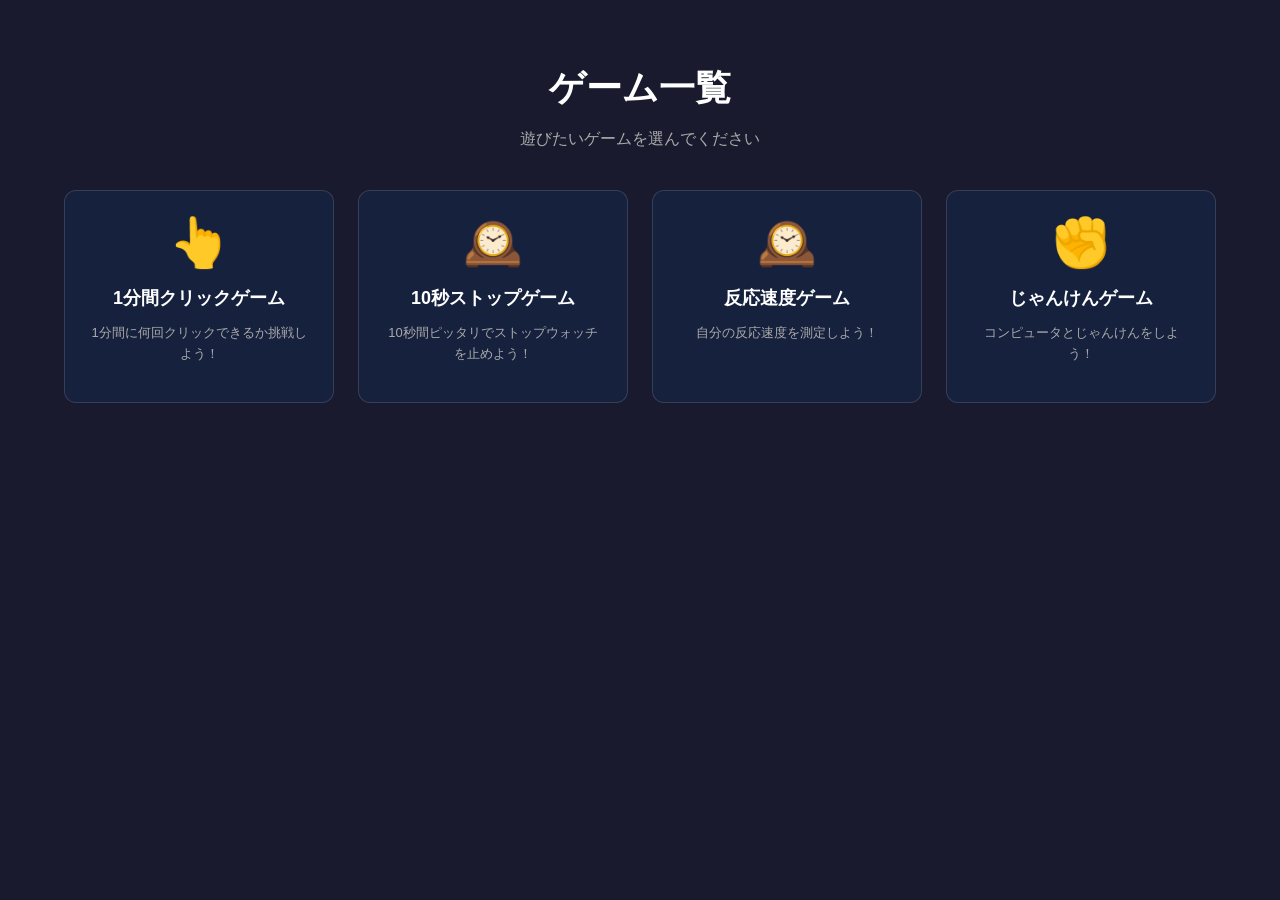
<file: index.html>
<!DOCTYPE html>
<html lang="ja">
<head>
  <meta charset="UTF-8">
  <title>ゲーム一覧</title>
  <link rel="stylesheet" href="style.css">
</head>
<body>

  <header>
    <h1>ゲーム一覧</h1>
    <p>遊びたいゲームを選んでください</p>
  </header>

  <main>
    <div class="game-list">

      <!-- クリックゲーム -->
      <a href="games/click/index.html" class="game-card">
        <div class="game-icon">👆</div>
        <h2>1分間クリックゲーム</h2>
        <p>1分間に何回クリックできるか挑戦しよう！</p>
      </a>

      <!-- 今後追加するゲームはここに追加 -->
      <a href="games/stop/index.html" class="game-card">
        <div class="game-icon">🕰️</div>
        <h2>10秒ストップゲーム</h2>
        <p>10秒間ピッタリでストップウォッチを止めよう！</p>
      </a>

      <a href="games/reaction/index.html" class="game-card">
        <div class="game-icon">🕰️</div>
        <h2>反応速度ゲーム</h2>
        <p>自分の反応速度を測定しよう！</p>
      </a>

      <a href="games/janken/index.html" class="game-card">
        <div class="game-icon">✊</div>
        <h2>じゃんけんゲーム</h2>
        <p>コンピュータとじゃんけんをしよう！</p>
      </a>

    </div>
  </main>

</body>
</html>
</file>
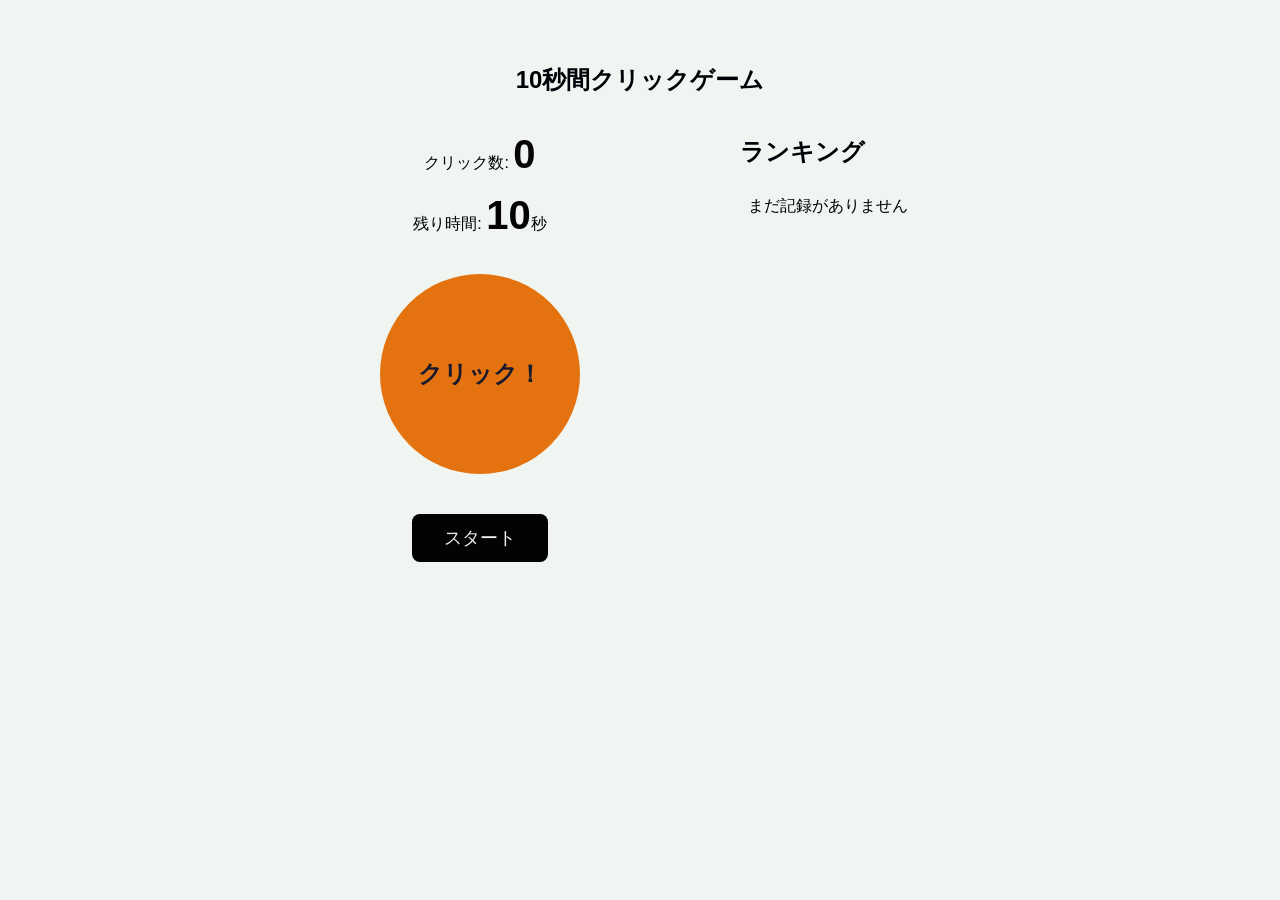
<file: games/click/index.html>
<!DOCTYPE html>
<html lang="ja">
<head>
  <meta charset="UTF-8">
  <title>クリックゲーム</title>
  <link rel="stylesheet" href="style.css">
</head>
<body>

  <h1>10秒間クリックゲーム</h1>
  <div id="wrapper">

  <!-- スコアとタイマーの表示 -->
    <div id="game-area">
        <p>クリック数: <span id="count">0</span></p>
        <p>残り時間: <span id="timer">10</span>秒</p>
        <!-- クリックボタン -->
        <button id="click-btn">クリック！</button>
    

        <!-- ゲームスタートボタン -->
        <button id="start-btn">スタート</button>
    </div>

  <!-- ランキング表示エリア -->
    <div id="ranking-area">
        <h2>ランキング</h2>
        <ol id="ranking"></ol>
    </div>
  </div>
 <script src="script.js"></script>
</body>
</html>
</file>
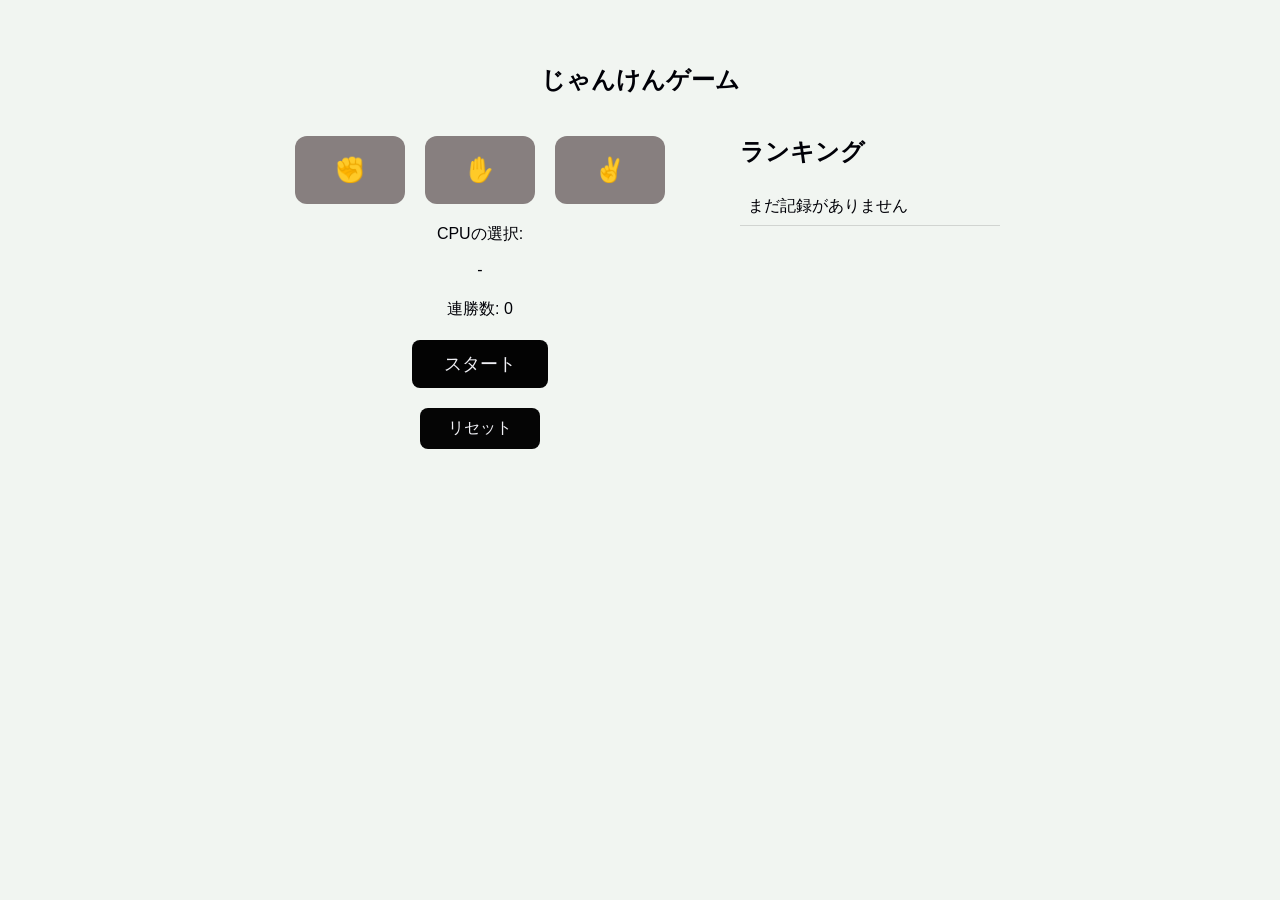
<file: games/janken/index.html>
<!DOCTYPE html>
<html lang="ja">
<head>
  <meta charset="UTF-8">
  <title>じゃんけんゲーム</title>
  <link rel="stylesheet" href="style.css">
</head>
<body>

  <h1>じゃんけんゲーム</h1>

  <div id="wrapper">

    <div id="game-area">

      <!-- グー・チョキ・パー（自分） -->
      <div id="choices">
        <button class="choice" data-choice="rock">✊</button>
        <button class="choice" data-choice="paper">✋</button>
        <button class="choice" data-choice="scissors">✌️</button>
      </div>

      <!-- CPUの選択表示 -->
      <div id="computer-area">
        <p>CPUの選択:</p>
        <p id="computer-choice">-</p>
      </div>

      <!-- 勝敗表示 -->
      <p id="result"></p>

      <!-- 連勝数表示 -->
      <p id="win-streak">連勝数: 0</p>

      <!-- スタート・リセットボタン -->
      <button id="start-btn">スタート</button>
      <button id="reset-btn">リセット</button>

    </div>

    <!-- ランキング表示エリア -->
    <div id="ranking-area">
      <h2>ランキング</h2>
      <ol id="ranking"></ol>
    </div>

  </div>

  <script src="script.js"></script>
</body>
</html>
</file>
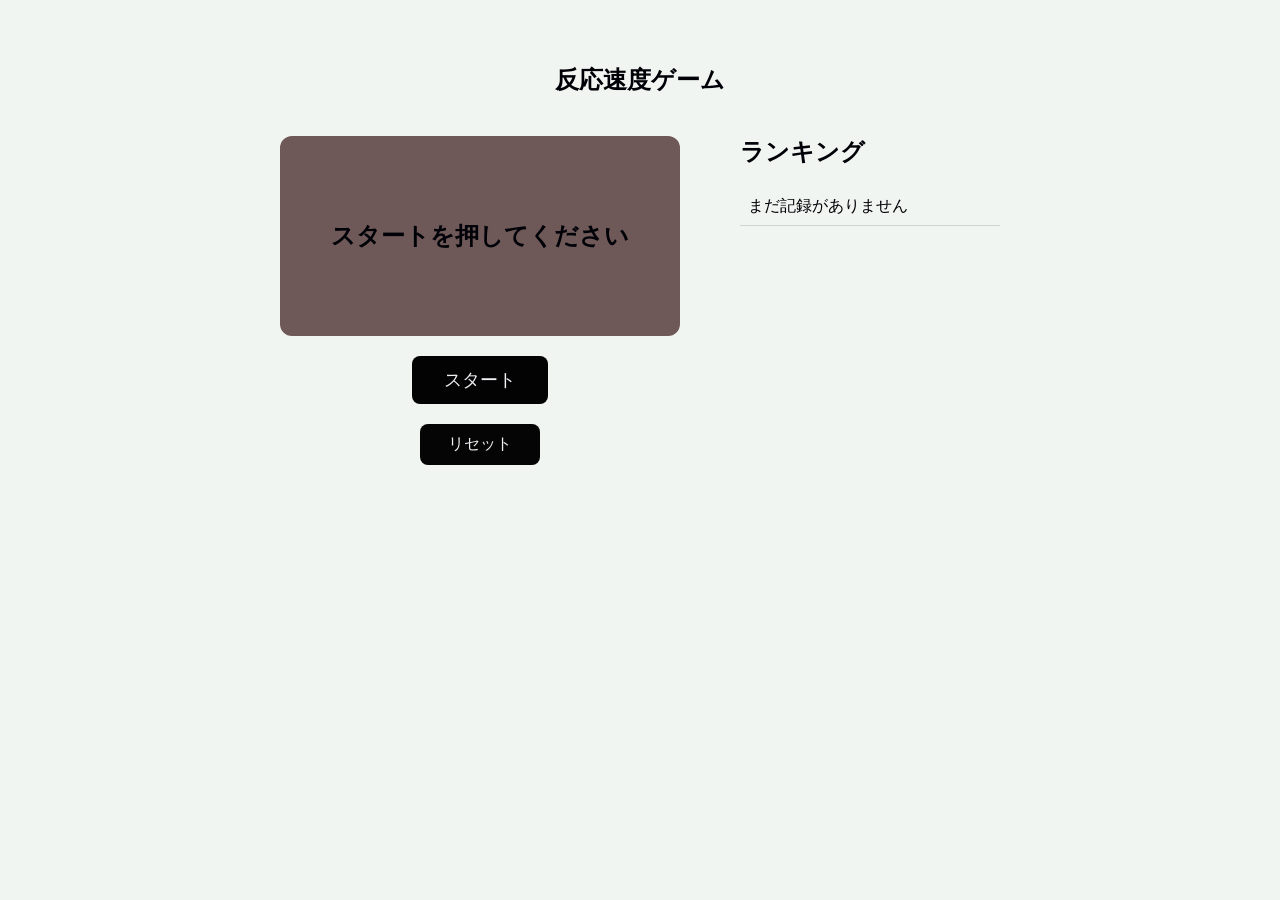
<file: games/reaction/index.html>
<!DOCTYPE html>
<html lang="ja">
<head>
  <meta charset="UTF-8">
  <title>反応速度ゲーム</title>
  <link rel="stylesheet" href="style.css">
</head>
<body>

  <h1>反応速度ゲーム</h1>

  <div id="wrapper">

    <div id="game-area">

      <!-- クリックエリア（赤→緑に変わる） -->
      <div id="click-area">
        <p id="message">スタートを押してください</p>
      </div>

      <!-- 結果表示 -->
      <p id="result"></p>

      <!-- スタート・リセットボタン -->
      <button id="start-btn">スタート</button>
      <button id="reset-btn">リセット</button>

    </div>

    <!-- ランキング表示エリア -->
    <div id="ranking-area">
      <h2>ランキング</h2>
      <ol id="ranking"></ol>
    </div>

  </div>

  <script src="script.js"></script>
</body>
</html>
</file>
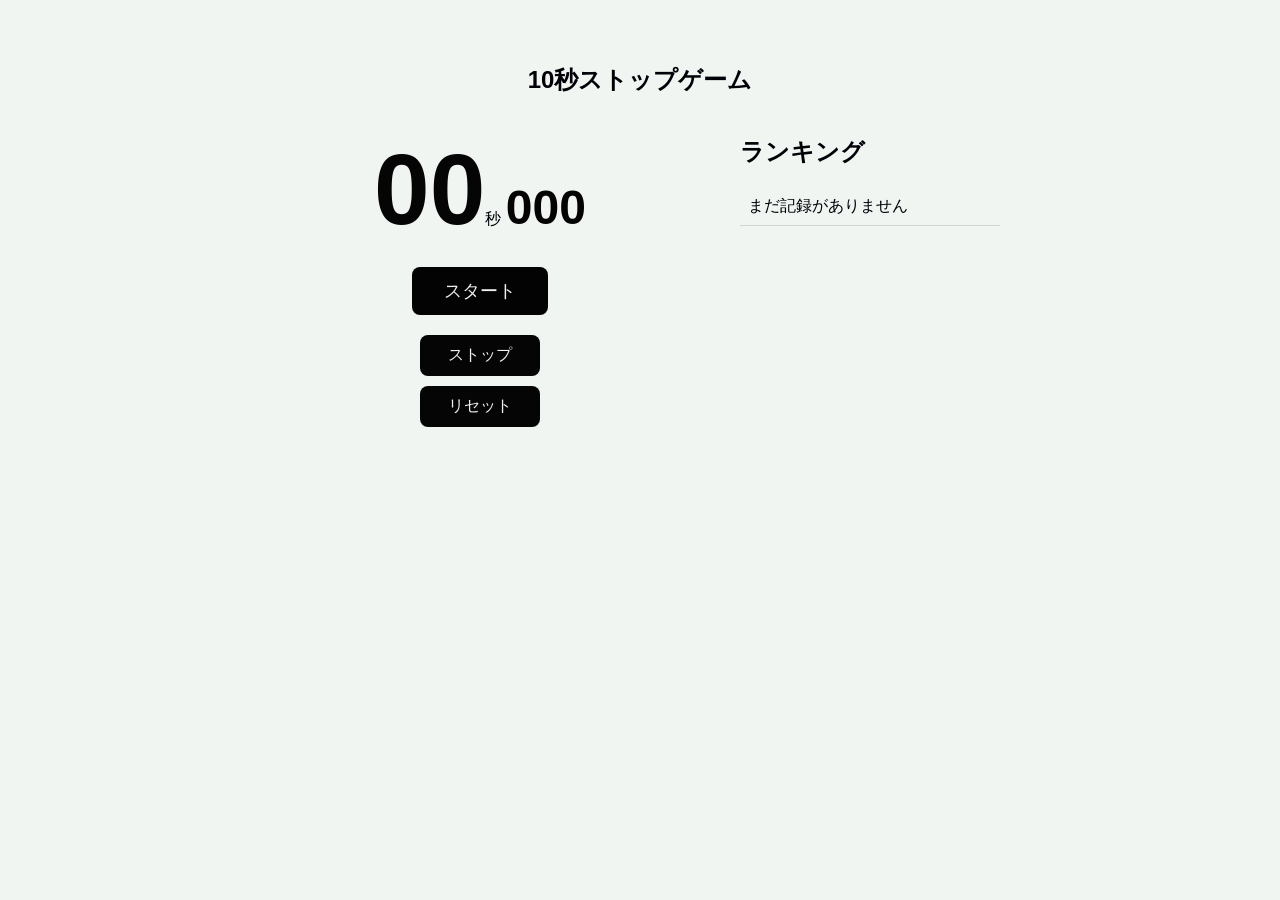
<file: games/stop/index.html>
<!DOCTYPE html>
<html lang="ja">
<head>
  <meta charset="UTF-8">
  <title>10秒ストップゲーム</title>
  <link rel="stylesheet" href="style.css">
</head>
<body>

  <h1>10秒ストップゲーム</h1>
  <div id="wrapper">

  <!-- スコアとタイマーの表示 -->
    <div id="game-area">
         <p>
            <span id="seconds" class="time">00</span>秒
            <span id="milliseconds" class="time">000</span>
        </p>

        <!-- ゲームスタート/ストップ/リセットボタン -->
        <button id="start-btn">スタート</button>
        <button id="stop-btn">ストップ</button>
        <button id="reset-btn">リセット</button>
    </div>

  <!-- ランキング表示エリア -->
    <div id="ranking-area">
        <h2>ランキング</h2>
        <ol id="ranking"></ol>
    </div>
  </div>
 <script src="script.js"></script>
</body>
</html>
</file>
<file: style.css>
body {
  font-family: sans-serif;
  text-align: center;
  background-color: #1a1a2e;
  color: #ffffff;
  padding: 40px;
  margin: 0;
}

header {
  margin-bottom: 40px;
}

header h1 {
  font-size: 36px;
  margin-bottom: 8px;
}

header p {
  color: #aaaaaa;
  font-size: 16px;
}

.game-list {
  display: flex;
  justify-content: center;
  flex-wrap: wrap;
  gap: 24px;
}

.game-card {
  display: block;
  width: 220px;
  background-color: #16213e;
  border: 1px solid #ffffff22;
  border-radius: 12px;
  padding: 24px;
  text-decoration: none;
  color: #ffffff;
  transition: transform 0.15s, border-color 0.15s;
}

.game-card:hover {
  transform: scale(1.05);
  border-color: #e8ff3c;
}

.game-icon {
  font-size: 48px;
  margin-bottom: 12px;
}

.game-card h2 {
  font-size: 18px;
  margin-bottom: 8px;
}

.game-card p {
  font-size: 13px;
  color: #aaaaaa;
  line-height: 1.6;
}
</file>
<file: games/click/style.css>
/* 全体のレイアウト */
body {
  font-family: sans-serif;
  text-align: center;
  background-color: #f1f5f1;
  color: #000007;
  padding: 40px;
}

/* タイトル */
h1 {
  font-size: 24px;
  margin-bottom: 20px;
}

/* #クリック数 {
  font-size: 40px;
  margin-bottom: 10px;
}

/* 横並びにする */
#wrapper {
  display: flex;        /* 横並びにする */
  justify-content: center; /* 中央寄せ */
  gap: 60px;            /* 左右の間隔 */
  align-items: flex-start; /* 上揃え */
}

/* 左側：ゲームエリア */
#game-area {
  flex: 1;              /* 余った幅を使う */
  max-width: 400px;
}

/* 右側：ランキングエリア */
#ranking-area {
  width: 260px;         /* 固定幅 */
  text-align: left;     /* 左揃え */
}

/* クリック数・タイマーの表示 */
#count {
  font-size: 40px;
  font-weight: bold;
  color: #050505;
}

#timer {
  font-size: 40px;
  font-weight: bold;
  color: #030303;
}

/* クリックボタン */
#click-btn {
  width: 200px;
  height: 200px;
  font-size: 24px;
  font-weight: bold;
  border-radius: 50%;
  background-color: #e4730f;
  color: #1a1a2e;
  border: none;
  cursor: pointer;
  margin: 20px;
}

#click-btn:hover {
  opacity: 0.85;
}

/* スタートボタン */
#start-btn {
  display: block;
  margin: 20px auto;
  padding: 12px 32px;
  font-size: 18px;
  background-color: #030303;
  color: #f0f0f5;
  border: none;
  border-radius: 8px;
  cursor: pointer;
}

/* ランキング */
#ranking {
  list-style: none;
  padding: 0;
  max-width: 300px;
  margin: 0 auto;
}

#ranking li {
  padding: 8px;
  border-bottom: 1px solid #ffffff33;
  font-size: 16px;
}
</file>
<file: games/janken/style.css>
/* 全体のレイアウト */
body {
  font-family: sans-serif;
  text-align: center;
  background-color: #f1f5f1;
  color: #000007;
  padding: 40px;
}

/* タイトル */
h1 {
  font-size: 24px;
  margin-bottom: 20px;
}

/* 横並びにする */
#wrapper {
  display: flex;        /* 横並びにする */
  justify-content: center; /* 中央寄せ */
  gap: 60px;            /* 左右の間隔 */
  align-items: flex-start; /* 上揃え */
}

/* 左側：ゲームエリア */
#game-area {
  flex: 1;              /* 余った幅を使う */
  max-width: 400px;
}

/* 右側：ランキングエリア */
#ranking-area {
  width: 260px;         /* 固定幅 */
  text-align: left;     /* 左揃え */
}

/* クリックエリア */
#choices {
  display: flex;
  justify-content: center;
  gap: 20px;
  margin: 20px 0;
}

.choice {
  padding: 20px 40px;
  font-size: 24px;
  background-color: #877f7f;
  color: #f0f0f5;
  border: none;
  border-radius: 12px;
  cursor: pointer;
  transition: background-color 0.2s;
} 

.win { color: #1a8a1a; }
.lose { color: #8a1a1a; }
.draw { color: #888888; }

.choice:hover {
  background-color: #ca1818;
  opacity: 0.9;
  transform: scale(1.05);
}

/* メッセージ */
#message {
  font-size: 24px;
  font-weight: bold;
}

/* 結果表示 */
#result {
  font-size: 20px;
  font-weight: bold;
  color: #050505;
}

/* スタートボタン */
#start-btn {
  display: block;
  margin: 20px auto;
  padding: 12px 32px;
  font-size: 18px;
  background-color: #030303;
  color: #f0f0f5;
  border: none;
  border-radius: 8px;
  cursor: pointer;
}

#reset-btn {
  display: block;
  margin: 10px auto;
  padding: 10px 28px;
  font-size: 16px;
  background-color: #050505;
  color: #f0f0f5;
  border: none;
  border-radius: 8px;
  cursor: pointer;
}

#start-btn:hover, #reset-btn:hover {
  opacity: 0.85;
  cursor: pointer;
}

/* ランキング */
#ranking {
  list-style: none;
  padding: 0;
  max-width: 300px;
  margin: 0 auto;
}

#ranking li {
  padding: 8px;
  border-bottom: 1px solid #00000022;
  font-size: 16px;
}
</file>
<file: games/reaction/style.css>
/* 全体のレイアウト */
body {
  font-family: sans-serif;
  text-align: center;
  background-color: #f1f5f1;
  color: #000007;
  padding: 40px;
}

/* タイトル */
h1 {
  font-size: 24px;
  margin-bottom: 20px;
}

/* 横並びにする */
#wrapper {
  display: flex;        /* 横並びにする */
  justify-content: center; /* 中央寄せ */
  gap: 60px;            /* 左右の間隔 */
  align-items: flex-start; /* 上揃え */
}

/* 左側：ゲームエリア */
#game-area {
  flex: 1;              /* 余った幅を使う */
  max-width: 400px;
}

/* 右側：ランキングエリア */
#ranking-area {
  width: 260px;         /* 固定幅 */
  text-align: left;     /* 左揃え */
}

/* クリックエリア */
#click-area {
  width: 100%;
  height: 200px;
  background-color: #6e5858;
  margin: 20px 0;
  display: flex;
  align-items: center;
  justify-content: center;
  cursor: pointer;
  border-radius: 12px;
  transition: background-color 0.2s;
}

#click-area.active {
  background-color: #6dae6d;
}

/* メッセージ */
#message {
  font-size: 24px;
  font-weight: bold;
}

/* 結果表示 */
#result {
  font-size: 20px;
  font-weight: bold;
  color: #050505;
}

/* スタートボタン */
#start-btn {
  display: block;
  margin: 20px auto;
  padding: 12px 32px;
  font-size: 18px;
  background-color: #030303;
  color: #f0f0f5;
  border: none;
  border-radius: 8px;
  cursor: pointer;
}

#reset-btn {
  display: block;
  margin: 10px auto;
  padding: 10px 28px;
  font-size: 16px;
  background-color: #050505;
  color: #f0f0f5;
  border: none;
  border-radius: 8px;
  cursor: pointer;
}

#start-btn:hover, #reset-btn:hover {
  opacity: 0.85;
  cursor: pointer;
}

/* ランキング */
#ranking {
  list-style: none;
  padding: 0;
  max-width: 300px;
  margin: 0 auto;
}

#ranking li {
  padding: 8px;
  border-bottom: 1px solid #00000022;
  font-size: 16px;
}
</file>
<file: games/stop/style.css>
/* 全体のレイアウト */
body {
  font-family: sans-serif;
  text-align: center;
  background-color: #f1f5f1;
  color: #000007;
  padding: 40px;
}

/* タイトル */
h1 {
  font-size: 24px;
  margin-bottom: 20px;
}

/* 横並びにする */
#wrapper {
  display: flex;        /* 横並びにする */
  justify-content: center; /* 中央寄せ */
  gap: 60px;            /* 左右の間隔 */
  align-items: flex-start; /* 上揃え */
}

/* 左側：ゲームエリア */
#game-area {
  flex: 1;              /* 余った幅を使う */
  max-width: 400px;
}

/* 右側：ランキングエリア */
#ranking-area {
  width: 260px;         /* 固定幅 */
  text-align: left;     /* 左揃え */
}

/* タイマーの表示 */
#seconds{
  font-size: 100px;
  font-weight: bold;
  color: #050505;
}

#milliseconds {
  font-size: 48px;
  font-weight: bold;
  color: #030303;
}

/* スタートボタン */
#start-btn {
  display: block;
  margin: 20px auto;
  padding: 12px 32px;
  font-size: 18px;
  background-color: #030303;
  color: #f0f0f5;
  border: none;
  border-radius: 8px;
  cursor: pointer;
}

#stop-btn, #reset-btn {
  display: block;
  margin: 10px auto;
  padding: 10px 28px;
  font-size: 16px;
  background-color: #050505;
  color: #f0f0f5;
  border: none;
  border-radius: 8px;
  cursor: pointer;
}

#start-btn:hover, #stop-btn:hover, #reset-btn:hover {
  opacity: 0.85;
  cursor: pointer;
}

/* ランキング */
#ranking {
  list-style: none;
  padding: 0;
  max-width: 300px;
  margin: 0 auto;
}

#ranking li {
  padding: 8px;
  border-bottom: 1px solid #00000022;
  font-size: 16px;
}
</file>
